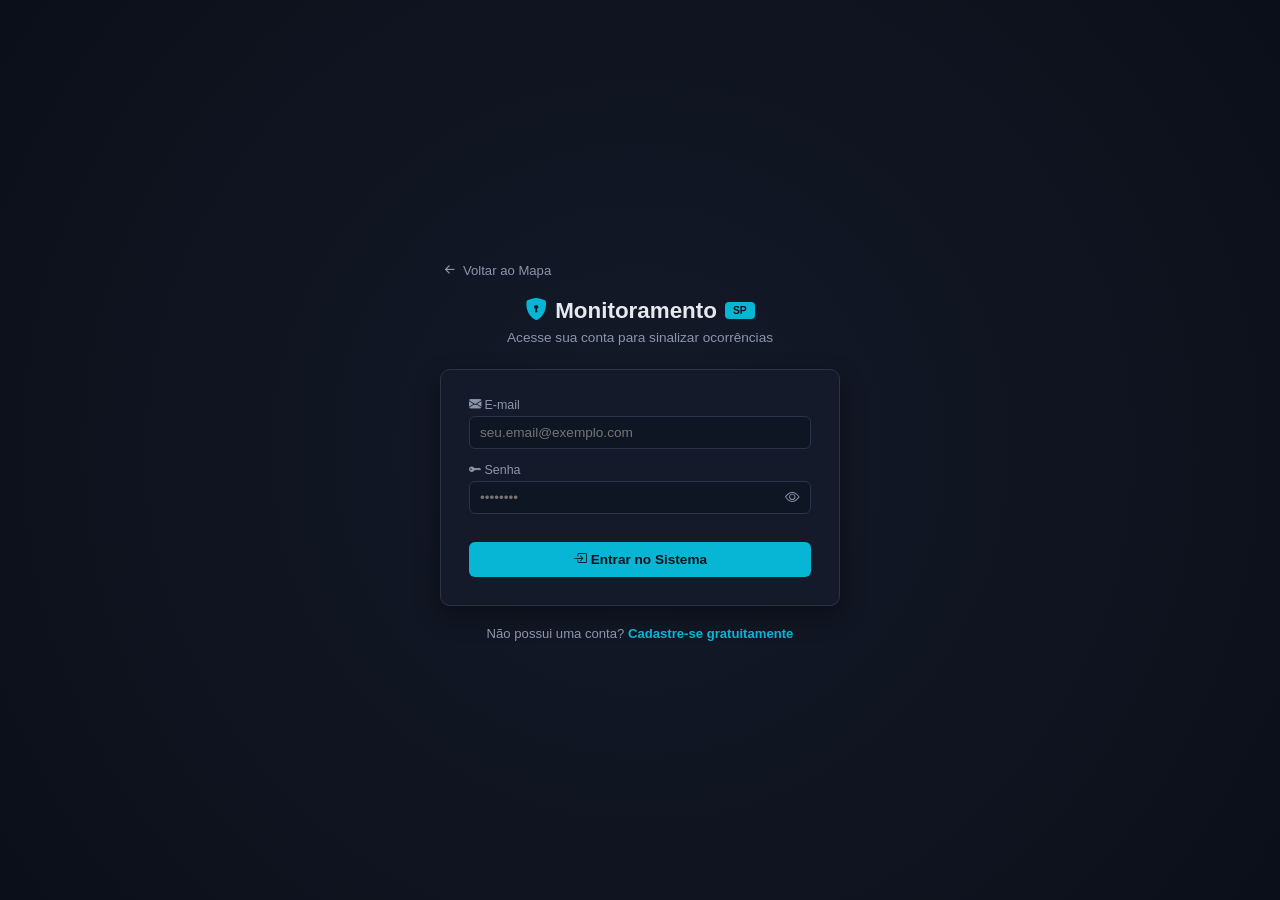
<file: public/login.html>
<!DOCTYPE html>
<html lang="pt-BR">
<head>
  <meta charset="UTF-8">
  <meta name="viewport" content="width=device-width, initial-scale=1.0">
  <title>Login — Sistema de Monitoramento Ambiental</title>
  <link rel="stylesheet" href="https://cdn.jsdelivr.net/npm/bootstrap-icons@1.11.3/font/bootstrap-icons.min.css">
  <link rel="stylesheet" href="../css/auth.css">
</head>
<body>

<main class="auth-container">
  <!-- BOTÃO VOLTAR AO MAPA -->
  <div style="margin-bottom: 16px; text-align: left;">
    <a href="index.html" class="back-link">
      <i class="bi bi-arrow-left-short" style="font-size: 1.2rem;"></i> Voltar ao Mapa
    </a>
  </div>

  <div class="auth-header">
    <h1><i class="bi bi-shield-lock-fill" style="color:var(--accent);"></i> Monitoramento <span class="badge" style="background:var(--accent); color:#06121a; font-size:0.65rem; padding:3px 8px; border-radius:4px; font-weight:700;">SP</span></h1>
    <p>Acesse sua conta para sinalizar ocorrências</p>
  </div>

  <div class="auth-card">
    <div id="auth-alert" class="alert-message"></div>

    <form id="login-form" action="/api/auth/login.php" method="POST" novalidate>
      <input type="hidden" name="csrf_token" id="csrf_token" value="">

      <div class="form-group">
        <label for="email"><i class="bi bi-envelope-fill"></i> E-mail</label>
        <input type="email" id="email" name="email" placeholder="seu.email@exemplo.com" required autocomplete="email">
      </div>

      <div class="form-group">
        <label for="password"><i class="bi bi-key-fill"></i> Senha</label>
        <div class="input-wrapper">
          <input type="password" id="password" name="password" placeholder="••••••••" required autocomplete="current-password">
          <button type="button" class="toggle-password" id="toggle-pwd-btn" aria-label="Mostrar ou ocultar senha">
            <i class="bi bi-eye" id="toggle-icon"></i>
          </button>
        </div>
      </div>

      <button type="submit" id="submit-btn"><i class="bi bi-box-arrow-in-right"></i> Entrar no Sistema</button>
    </form>
  </div>

  <div class="auth-footer">
    Não possui uma conta? <a href="register.html">Cadastre-se gratuitamente</a>
  </div>
</main>

<script>
  const pwdInput = document.getElementById('password');
  const toggleBtn = document.getElementById('toggle-pwd-btn');
  const toggleIcon = document.getElementById('toggle-icon');
  
  toggleBtn.addEventListener('click', () => {
    const isPassword = pwdInput.type === 'password';
    pwdInput.type = isPassword ? 'text' : 'password';
    toggleIcon.className = isPassword ? 'bi bi-eye-slash' : 'bi bi-eye';
  });
</script>
</body>
</html>
</file>
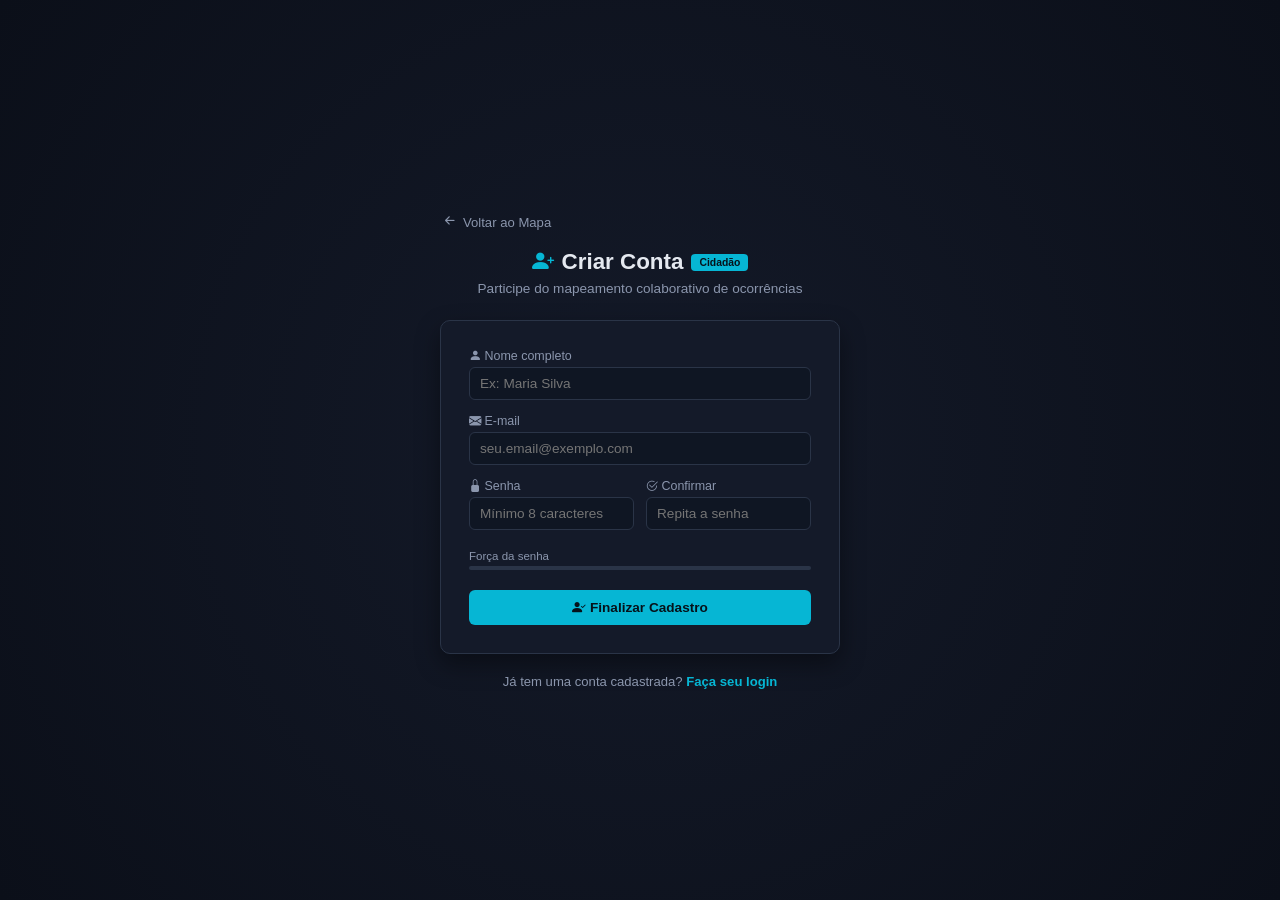
<file: public/register.html>
<!DOCTYPE html>
<html lang="pt-BR">
<head>
  <meta charset="UTF-8">
  <meta name="viewport" content="width=device-width, initial-scale=1.0">
  <title>Cadastro — Sistema de Monitoramento Ambiental</title>
  <link rel="stylesheet" href="https://cdn.jsdelivr.net/npm/bootstrap-icons@1.11.3/font/bootstrap-icons.min.css">
  <link rel="stylesheet" href="../css/auth.css">
</head>
<body>

<main class="auth-container">
  <!-- BOTÃO VOLTAR AO MAPA -->
  <div style="margin-bottom: 16px; text-align: left;">
    <a href="index.html" class="back-link">
      <i class="bi bi-arrow-left-short" style="font-size: 1.2rem;"></i> Voltar ao Mapa
    </a>
  </div>

  <div class="auth-header">
    <h1><i class="bi bi-person-plus-fill" style="color:var(--accent);"></i> Criar Conta <span class="badge" style="background:var(--accent); color:#06121a; font-size:0.65rem; padding:3px 8px; border-radius:4px; font-weight:700;">Cidadão</span></h1>
    <p>Participe do mapeamento colaborativo de ocorrências</p>
  </div>

  <div class="auth-card">
    <form id="register-form" action="/api/auth/register.php" method="POST" novalidate>
      <input type="hidden" name="csrf_token" id="csrf_token" value="">

      <div class="form-group">
        <label for="name"><i class="bi bi-person-fill"></i> Nome completo</label>
        <input type="text" id="name" name="name" placeholder="Ex: Maria Silva" required autocomplete="name">
      </div>

      <div class="form-group">
        <label for="email"><i class="bi bi-envelope-fill"></i> E-mail</label>
        <input type="email" id="email" name="email" placeholder="seu.email@exemplo.com" required autocomplete="email">
      </div>

      <div class="form-row">
        <div class="form-group">
          <label for="password"><i class="bi bi-lock-fill"></i> Senha</label>
          <input type="password" id="password" name="password" placeholder="Mínimo 8 caracteres" required autocomplete="new-password">
        </div>
        <div class="form-group">
          <label for="confirm_password"><i class="bi bi-check2-circle"></i> Confirmar</label>
          <input type="password" id="confirm_password" name="confirm_password" placeholder="Repita a senha" required autocomplete="new-password">
        </div>
      </div>

      <div class="pwd-tracker">
        Força da senha
        <div class="pwd-meter"><div id="pwd-bar" class="pwd-meter-bar"></div></div>
      </div>

      <button type="submit" id="submit-btn" style="margin-top: 20px;"><i class="bi bi-person-check-fill"></i> Finalizar Cadastro</button>
    </form>
  </div>

  <div class="auth-footer">
    Já tem uma conta cadastrada? <a href="login.html">Faça seu login</a>
  </div>
</main>

<script>
  const passwordInput = document.getElementById('password');
  const pwdBar = document.getElementById('pwd-bar');

  passwordInput.addEventListener('input', () => {
    const val = passwordInput.value;
    let score = 0;
    if (val.length >= 8) score++;
    if (/[A-Z]/.test(val)) score++;
    if (/[0-9]/.test(val)) score++;
    if (/[^A-Za-z0-9]/.test(val)) score++;

    const pct = (score / 4) * 100;
    pwdBar.style.width = pct + '%';

    if (score <= 1) pwdBar.style.backgroundColor = 'var(--talude)';
    else if (score <= 3) pwdBar.style.backgroundColor = 'var(--erosao)';
    else pwdBar.style.backgroundColor = '#22c55e';
  });
</script>
</body>
</html>
</file>
<file: css/auth.css>
@import url('base.css');

body {
  justify-content: center;
  align-items: center;
  background: radial-gradient(circle at center, #141a29 0%, #0b0f19 100%);
}

.auth-container {
  width: 100%;
  max-width: 440px;
  padding: 20px;
}

.auth-header {
  text-align: center;
  margin-bottom: 24px;
}

.auth-header h1 {
  font-size: 1.4rem;
  color: var(--text);
  justify-content: center;
  margin-bottom: 6px;
  display: flex;
  align-items: center;
  gap: 8px;
}

.auth-header p {
  font-size: 0.85rem;
  color: var(--muted);
}

.auth-card {
  background: var(--panel);
  border: 1px solid var(--border);
  border-radius: 10px;
  padding: 28px;
  box-shadow: 0 10px 25px rgba(0, 0, 0, 0.4);
}

.form-group {
  margin-bottom: 14px;
}

.form-row {
  display: flex;
  gap: 12px;
}

.form-row .form-group {
  flex: 1;
}

.input-wrapper {
  position: relative;
}

.toggle-password {
  position: absolute;
  right: 12px;
  top: 50%;
  transform: translateY(-50%);
  background: none;
  border: none;
  color: var(--muted);
  cursor: pointer;
  font-size: 0.9rem;
  width: auto;
  margin-top: 0;
  padding: 0;
}

.toggle-password:hover {
  color: var(--text);
}

.pwd-tracker {
  margin-top: 6px;
  font-size: 0.72rem;
  color: var(--muted);
}

.pwd-meter {
  height: 4px;
  background: var(--border);
  border-radius: 2px;
  margin-top: 4px;
  overflow: hidden;
}

.pwd-meter-bar {
  height: 100%;
  width: 0%;
  transition: width 0.3s, background-color 0.3s;
}

.auth-footer {
  margin-top: 20px;
  text-align: center;
  font-size: 0.82rem;
  color: var(--muted);
}

.auth-footer a {
  color: var(--accent);
  text-decoration: none;
  font-weight: 600;
}

.auth-footer a:hover {
  text-decoration: underline;
}

.alert-message {
  display: none;
  padding: 10px 12px;
  border-radius: 6px;
  font-size: 0.8rem;
  margin-bottom: 16px;
  border: 1px solid transparent;
}

.alert-message.error {
  display: block;
  background: rgba(239, 68, 68, 0.1);
  border-color: rgba(239, 68, 68, 0.3);
  color: var(--talude);
}

/* LINK DE VOLTAR AO MAPA */
.back-link {
  color: var(--muted);
  text-decoration: none;
  font-size: 0.82rem;
  display: inline-flex;
  align-items: center;
  gap: 4px;
  transition: color 0.2s ease;
}

.back-link:hover {
  color: var(--text);
}
</file>
